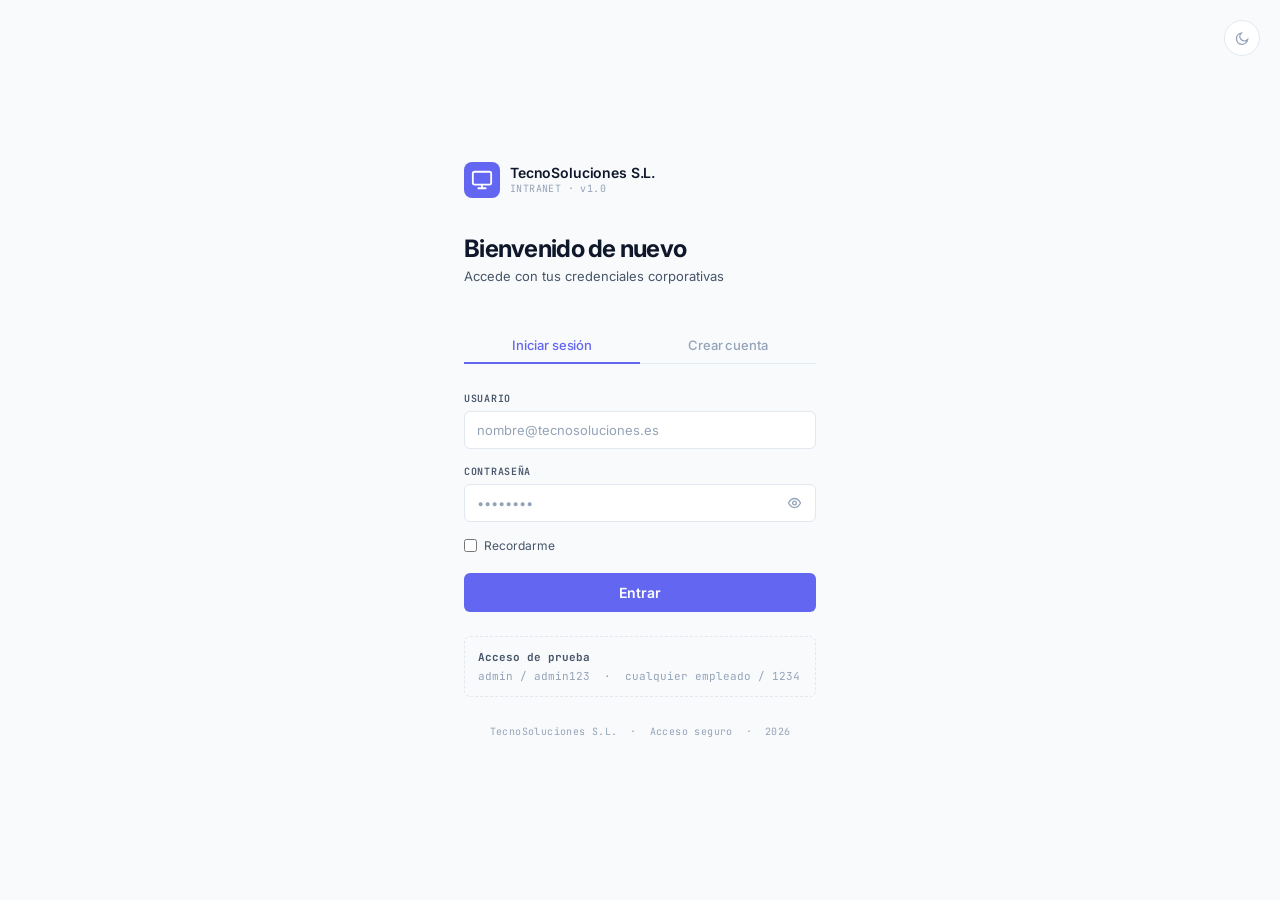
<file: index.html>
<!DOCTYPE html>
<html lang="es">
<head>
  <meta charset="UTF-8">
  <meta name="viewport" content="width=device-width, initial-scale=1.0">
  <title>Intranet — Inicio</title>
  <link rel="stylesheet" href="style.css">
  <style>
    .welcome-banner {
      background: linear-gradient(120deg, var(--primary) 0%, #2d3a6e 100%);
      border-radius: var(--radius-lg);
      padding: 28px 32px;
      color: #fff;
      margin-bottom: 24px;
      display: flex;
      align-items: center;
      justify-content: space-between;
      overflow: hidden;
      position: relative;
    }
    .welcome-banner::after {
      content: '';
      position: absolute;
      right: -40px; top: -40px;
      width: 220px; height: 220px;
      background: rgba(79,110,247,0.15);
      border-radius: 50%;
    }
    .welcome-banner::before {
      content: '';
      position: absolute;
      right: 60px; bottom: -60px;
      width: 160px; height: 160px;
      background: rgba(79,110,247,0.1);
      border-radius: 50%;
    }
    .welcome-text h2 { font-size: 20px; font-weight: 600; margin-bottom: 4px; }
    .welcome-text p  { font-size: 14px; color: rgba(255,255,255,0.65); }
    .welcome-date {
      font-family: 'DM Mono', monospace;
      font-size: 12px;
      color: rgba(255,255,255,0.45);
      text-align: right;
      position: relative; z-index: 1;
    }
    .welcome-date span {
      display: block;
      font-size: 22px;
      font-weight: 600;
      color: rgba(255,255,255,0.9);
      font-family: 'DM Sans', sans-serif;
    }

    .quick-access-grid {
      display: grid;
      grid-template-columns: repeat(4, 1fr);
      gap: 14px;
      margin-bottom: 24px;
    }
    .quick-card {
      background: var(--surface);
      border: 1px solid var(--border);
      border-radius: var(--radius-lg);
      padding: 20px;
      text-decoration: none;
      color: var(--text-1);
      transition: all 0.18s;
      display: flex;
      flex-direction: column;
      gap: 12px;
      box-shadow: var(--shadow);
    }
    .quick-card:hover {
      transform: translateY(-2px);
      box-shadow: var(--shadow-md);
      border-color: var(--accent);
    }
    .quick-card-label { font-size: 13px; font-weight: 500; color: var(--text-1); }
    .quick-card-sub   { font-size: 11px; color: var(--text-3); margin-top: 2px; }

    .two-col { display: grid; grid-template-columns: 1fr 380px; gap: 20px; align-items: start; }

    .news-item {
      display: flex;
      gap: 14px;
      padding: 14px 0;
      border-bottom: 1px solid var(--border);
    }
    .news-item:last-child { border-bottom: none; padding-bottom: 0; }
    .news-dot {
      width: 8px; height: 8px;
      border-radius: 50%;
      margin-top: 7px;
      flex-shrink: 0;
    }
    .news-title { font-size: 14px; font-weight: 500; margin-bottom: 3px; color: var(--text-1); }
    .news-meta  { font-size: 11px; color: var(--text-3); font-family: 'DM Mono', monospace; }

    .event-item {
      display: flex;
      align-items: center;
      gap: 14px;
      padding: 12px 0;
      border-bottom: 1px solid var(--border);
    }
    .event-item:last-child { border-bottom: none; }
    .event-date-box {
      width: 42px; height: 42px;
      background: var(--accent-light);
      border-radius: 10px;
      display: flex; flex-direction: column;
      align-items: center; justify-content: center;
      flex-shrink: 0;
    }
    .event-date-day  { font-size: 16px; font-weight: 600; color: var(--accent); line-height: 1; }
    .event-date-mon  { font-size: 9px; color: var(--accent); text-transform: uppercase; font-family: 'DM Mono', monospace; }
    .event-title { font-size: 13px; font-weight: 500; color: var(--text-1); }
    .event-time  { font-size: 11px; color: var(--text-3); font-family: 'DM Mono', monospace; }

    .service-status {
      display: flex;
      align-items: center;
      justify-content: space-between;
      padding: 10px 0;
      border-bottom: 1px solid var(--border);
    }
    .service-status:last-child { border-bottom: none; }
    .status-dot {
      width: 8px; height: 8px; border-radius: 50%;
      display: inline-block; margin-right: 6px;
    }
    .dot-green  { background: var(--success); }
    .dot-yellow { background: var(--warning); }
    .dot-red    { background: var(--danger); }
  </style>
</head>
<body>
<script src="nav.js"></script>

<div class="main">
  <header class="topbar">
    <span class="page-title">Inicio</span>
    <div class="topbar-search">
      <svg width="14" height="14" viewBox="0 0 20 20" fill="none" stroke="#9298ad" stroke-width="1.8"><circle cx="9" cy="9" r="6"/><path d="M15 15l-3.5-3.5" stroke-linecap="round"/></svg>
      <input type="text" placeholder="Buscar en la intranet...">
    </div>
    <div class="topbar-icon-btn">
      <svg width="16" height="16" viewBox="0 0 20 20" fill="none" stroke="currentColor" stroke-width="1.7"><path d="M10 2a6 6 0 016 6c0 3.5 1.5 5 1.5 5H2.5S4 11.5 4 8a6 6 0 016-6z"/><path d="M8.5 17a1.5 1.5 0 003 0"/></svg>
      <span class="notif-dot"></span>
    </div>
  </header>

  <div class="content">
    <!-- Welcome -->
    <div class="welcome-banner">
      <div class="welcome-text">
        <h2 id="welcome-msg">Bienvenido 👋</h2>
        <p>Bienvenido a la intranet corporativa de TecnoSoluciones S.L. .</p>
      </div>
      <div class="welcome-date" id="date-display">
        <span id="day-num"></span>
        <span id="month-year"></span>
      </div>
    </div>

    <!-- Stats -->
    <div class="grid-4 mb-24">
      <div class="stat-card">
        <div class="stat-label">Empleados</div>
        <div class="stat-value">40</div>
        <div class="stat-meta">4 departamentos</div>
      </div>
      <div class="stat-card">
        <div class="stat-label">Tickets abiertos</div>
        <div class="stat-value">7</div>
        <div class="stat-meta"><span style="color:var(--warning)">●</span> 2 urgentes</div>
      </div>
      <div class="stat-card">
        <div class="stat-label">Docs publicados</div>
        <div class="stat-value">24</div>
        <div class="stat-meta">+3 este mes</div>
      </div>
      <div class="stat-card">
        <div class="stat-label">Uptime servicios</div>
        <div class="stat-value">99<span style="font-size:16px;color:var(--text-3)">%</span></div>
        <div class="stat-meta"><span style="color:var(--success)">●</span> Todos operativos</div>
      </div>
    </div>

    <!-- Quick access -->
    <div class="mb-8"><span class="text-xs text-faint">ACCESO RÁPIDO</span></div>
    <div class="quick-access-grid mb-24">
      <a class="quick-card" href="noticias.html">
        <div class="icon-box icon-box-blue">
          <svg width="18" height="18" viewBox="0 0 20 20" fill="none" stroke="#4f6ef7" stroke-width="1.7"><rect x="3" y="3" width="14" height="14" rx="2"/><path d="M7 7h6M7 10h6M7 13h4"/></svg>
        </div>
        <div><div class="quick-card-label">Noticias</div><div class="quick-card-sub">3 nuevas hoy</div></div>
      </a>
      <a class="quick-card" href="directorio.html">
        <div class="icon-box icon-box-green">
          <svg width="18" height="18" viewBox="0 0 20 20" fill="none" stroke="#15803d" stroke-width="1.7"><circle cx="10" cy="8" r="3"/><path d="M4 17c0-3.3 2.7-6 6-6s6 2.7 6 6"/></svg>
        </div>
        <div><div class="quick-card-label">Directorio</div><div class="quick-card-sub">40 empleados</div></div>
      </a>
      <a class="quick-card" href="documentos.html">
        <div class="icon-box icon-box-yellow">
          <svg width="18" height="18" viewBox="0 0 20 20" fill="none" stroke="#92400e" stroke-width="1.7"><path d="M5 2h7l4 4v12a1 1 0 01-1 1H5a1 1 0 01-1-1V3a1 1 0 011-1z"/><path d="M12 2v4h4M7 9h6M7 12h6"/></svg>
        </div>
        <div><div class="quick-card-label">Documentos</div><div class="quick-card-sub">Políticas y manuales</div></div>
      </a>
      <a class="quick-card" href="servicios-it.html">
        <div class="icon-box icon-box-teal">
          <svg width="18" height="18" viewBox="0 0 20 20" fill="none" stroke="#0e7490" stroke-width="1.7"><rect x="2" y="3" width="16" height="11" rx="2"/><path d="M7 18h6M10 14v4"/></svg>
        </div>
        <div><div class="quick-card-label">Servicios IT</div><div class="quick-card-sub">Tickets y soporte</div></div>
      </a>
    </div>

    
    <div class="two-col">
   
      <div class="card">
        <div class="card-header">
          <span class="card-title">Últimas noticias</span>
          <a href="noticias.html" class="btn btn-ghost btn-sm">Ver todas →</a>
        </div>
        <div class="card-body">
          <div class="news-item">
            <span class="news-dot" style="background:var(--danger)"></span>
            <div>
              <div class="news-title">Mantenimiento programado del servidor principal</div>
              <div class="news-meta">HOY · Sistemas · Urgente</div>
            </div>
          </div>
          <div class="news-item">
            <span class="news-dot" style="background:var(--accent)"></span>
            <div>
              <div class="news-title">Nueva política de contraseñas a partir del 1 de abril</div>
              <div class="news-meta">HOY · Seguridad</div>
            </div>
          </div>
          <div class="news-item">
            <span class="news-dot" style="background:var(--success)"></span>
            <div>
              <div class="news-title">Resultados del trimestre: superamos los objetivos de ventas</div>
              <div class="news-meta">AYER · Dirección</div>
            </div>
          </div>
          <div class="news-item">
            <span class="news-dot" style="background:var(--text-3)"></span>
            <div>
              <div class="news-title">Formación en ciberseguridad disponible en el portal</div>
              <div class="news-meta">28 MAR · RR.HH.</div>
            </div>
          </div>
        </div>
      </div>

      <!-- Right column -->
      <div style="display:flex;flex-direction:column;gap:20px;">
        <!-- Events -->
        <div class="card">
          <div class="card-header"><span class="card-title">Próximos eventos</span></div>
          <div class="card-body">
            <div class="event-item">
              <div class="event-date-box"><div class="event-date-day">2</div><div class="event-date-mon">ABR</div></div>
              <div><div class="event-title">Reunión general de empresa</div><div class="event-time">10:00 · Sala A</div></div>
            </div>
            <div class="event-item">
              <div class="event-date-box"><div class="event-date-day">7</div><div class="event-date-mon">ABR</div></div>
              <div><div class="event-title">Revisión infraestructura red</div><div class="event-time">09:30 · Sala Servidores</div></div>
            </div>
            <div class="event-item">
              <div class="event-date-box"><div class="event-date-day">14</div><div class="event-date-mon">ABR</div></div>
              <div><div class="event-title">Formación en Office 365</div><div class="event-time">16:00 · Sala B</div></div>
            </div>
          </div>
        </div>

        <!-- Service status -->
        <div class="card">
          <div class="card-header"><span class="card-title">Estado de servicios</span></div>
          <div class="card-body">
            <div class="service-status"><span class="text-sm"><span class="status-dot dot-green"></span>Servidor web</span><span class="badge badge-green">Operativo</span></div>
            <div class="service-status"><span class="text-sm"><span class="status-dot dot-green"></span>DNS</span><span class="badge badge-green">Operativo</span></div>
            <div class="service-status"><span class="text-sm"><span class="status-dot dot-green"></span>DHCP</span><span class="badge badge-green">Operativo</span></div>
            <div class="service-status"><span class="text-sm"><span class="status-dot dot-yellow"></span>FTP / SFTP</span><span class="badge badge-yellow">Mantenimiento</span></div>
            <div class="service-status"><span class="text-sm"><span class="status-dot dot-green"></span>Dominio AD</span><span class="badge badge-green">Operativo</span></div>
          </div>
        </div>
      </div>
    </div>
  </div>
</div>

<script>
  // Saludo dinámico
  const userName = sessionStorage.getItem('userName') || 'Usuario';
  const hour = new Date().getHours();
  const greeting = hour < 12 ? 'Buenos días' : hour < 20 ? 'Buenas tardes' : 'Buenas noches';
  document.getElementById('welcome-msg').textContent = greeting + ', ' + userName + ' 👋';

  // Fecha (esto ya lo tenías)
  const now = new Date();
  const days = ['Domingo','Lunes','Martes','Miércoles','Jueves','Viernes','Sábado'];
  const months = ['enero','febrero','marzo','abril','mayo','junio','julio','agosto','septiembre','octubre','noviembre','diciembre'];
  document.getElementById('day-num').textContent = now.getDate();
  document.getElementById('month-year').textContent = months[now.getMonth()] + ' · ' + days[now.getDay()];
</script>
</body>
</html>
</file>
<file: style.css>
@import url('https://fonts.googleapis.com/css2?family=Inter:wght@300;400;500;600;700&family=JetBrains+Mono:wght@400;500&display=swap');

/* ── LIGHT MODE ── */
:root {
  --primary:      #0a0f1e;
  --accent:       #6366f1;
  --accent-light: #eef2ff;
  --accent-dark:  #4f46e5;
  --surface:      #ffffff;
  --surface-2:    #f8fafc;
  --surface-3:    #f1f5f9;
  --border:       #e2e8f0;
  --border-2:     #cbd5e1;
  --text-1:       #0f172a;
  --text-2:       #475569;
  --text-3:       #94a3b8;
  --success:      #10b981;
  --warning:      #f59e0b;
  --danger:       #ef4444;
  --info:         #06b6d4;
  --sidebar-w:    248px;
  --topbar-h:     58px;
  --radius:       8px;
  --radius-lg:    12px;
  --shadow:       0 1px 2px rgba(15,23,42,0.04), 0 2px 8px rgba(15,23,42,0.06);
  --shadow-md:    0 4px 12px rgba(15,23,42,0.08), 0 1px 3px rgba(15,23,42,0.06);
}

/* ── DARK MODE (Tonos grises puros / sin azul) ── */
[data-theme="dark"] {
  /* Fondos: Cambiados de azules oscuros a negros y grises neutros */
  --primary:      #000000; /* Antes: #060912 */
  --surface:      #121212; /* Antes: #0f1623 */
  --surface-2:    #181818; /* Antes: #0a0f1a */
  --surface-3:    #282828; /* Antes: #131d2e */
  
  /* Bordes: Grises neutros */
  --border:       #333333; /* Antes: #1e293b */
  --border-2:     #444444; /* Antes: #273348 */
  
  /* Textos: Grises claros neutros */
  --text-1:       #f3f4f6; /* Antes: #e2e8f0 */
  --text-2:       #9ca3af; /* Antes: #64748b */
  --text-3:       #6b7280; /* Antes: #334155 */
  
  /* * OPCIONAL: Si también quieres cambiar el color "Azul/Indigo" de los botones 
   * solo en el modo oscuro, descomenta estas líneas y pon el color que quieras:
   */
  /* --accent:       #3b82f6; */
  /* --accent-dark:  #2563eb; */

  --accent-light: #1e1b4b;
  --shadow:       0 1px 2px rgba(0,0,0,0.3), 0 2px 8px rgba(0,0,0,0.2);
  --shadow-md:    0 4px 12px rgba(0,0,0,0.35), 0 1px 3px rgba(0,0,0,0.25);
}
*, *::before, *::after {
  box-sizing: border-box; margin: 0; padding: 0;
  transition: background-color .2s ease, border-color .2s ease, color .15s ease;
}

body {
  font-family: 'Inter', sans-serif;
  background: var(--surface-2);
  color: var(--text-1);
  min-height: 100vh;
  display: flex;
  font-size: 14px;
  line-height: 1.6;
  -webkit-font-smoothing: antialiased;
}

/* ── SIDEBAR ── */
.sidebar {
  width: var(--sidebar-w);
  background: var(--primary);
  min-height: 100vh;
  position: fixed;
  left: 0; top: 0;
  display: flex;
  flex-direction: column;
  z-index: 100;
  border-right: 1px solid rgba(255,255,255,0.04);
}

.sidebar-logo {
  padding: 18px 20px;
  border-bottom: 1px solid rgba(255,255,255,0.06);
  display: flex;
  align-items: center;
  gap: 10px;
  text-decoration: none;
}

.logo-icon {
  width: 32px; height: 32px;
  background: var(--accent);
  border-radius: 7px;
  display: flex; align-items: center; justify-content: center;
  font-weight: 700; font-size: 13px; color: #fff;
  flex-shrink: 0;
  letter-spacing: -0.03em;
}

.logo-text { display: flex; flex-direction: column; }
.logo-name { font-size: 13px; font-weight: 600; color: #fff; line-height: 1.2; letter-spacing: -0.01em; }
.logo-sub  { font-size: 10px; color: rgba(255,255,255,0.3); font-family: 'JetBrains Mono', monospace; letter-spacing: 0.05em; margin-top: 1px; }

.sidebar-nav {
  flex: 1;
  padding: 12px 10px;
  display: flex;
  flex-direction: column;
  gap: 1px;
}

.nav-section-label {
  font-size: 9px;
  font-weight: 600;
  color: rgba(255,255,255,0.2);
  letter-spacing: 0.12em;
  text-transform: uppercase;
  padding: 12px 10px 5px;
  font-family: 'JetBrains Mono', monospace;
}

.nav-link {
  display: flex;
  align-items: center;
  gap: 9px;
  padding: 8px 10px;
  border-radius: 6px;
  color: rgba(255,255,255,0.45);
  text-decoration: none;
  font-size: 13px;
  font-weight: 450;
  transition: all .15s;
  position: relative;
  letter-spacing: -0.01em;
}

.nav-link:hover {
  background: rgba(255,255,255,0.06);
  color: rgba(255,255,255,0.85);
}

.nav-link.active {
  background: rgba(99,102,241,0.15);
  color: #fff;
  font-weight: 500;
}

.nav-link.active::before {
  content: '';
  position: absolute;
  left: 0; top: 50%;
  transform: translateY(-50%);
  width: 2px; height: 16px;
  background: var(--accent);
  border-radius: 0 2px 2px 0;
}

.nav-icon { width: 16px; height: 16px; opacity: 0.75; flex-shrink: 0; }

.nav-badge {
  margin-left: auto;
  background: var(--accent);
  color: #fff;
  font-size: 10px;
  font-weight: 600;
  padding: 1px 6px;
  border-radius: 20px;
  font-family: 'JetBrains Mono', monospace;
}

.sidebar-footer {
  padding: 12px 10px;
  border-top: 1px solid rgba(255,255,255,0.06);
}

.user-card {
  display: flex;
  align-items: center;
  gap: 9px;
  padding: 8px;
  border-radius: 6px;
  cursor: pointer;
  transition: background .15s;
}
.user-card:hover { background: rgba(255,255,255,0.06); }

.avatar {
  width: 30px; height: 30px;
  background: var(--accent);
  border-radius: 6px;
  display: flex; align-items: center; justify-content: center;
  font-size: 11px; font-weight: 600; color: #fff;
  flex-shrink: 0;
}

.user-info { flex: 1; }
.user-name { font-size: 12px; font-weight: 500; color: #fff; line-height: 1.2; letter-spacing: -0.01em; }
.user-role { font-size: 10px; color: rgba(255,255,255,0.3); font-family: 'JetBrains Mono', monospace; }

/* ── MAIN ── */
.main {
  margin-left: var(--sidebar-w);
  flex: 1;
  display: flex;
  flex-direction: column;
  min-height: 100vh;
}

/* ── TOPBAR ── */
.topbar {
  height: var(--topbar-h);
  background: var(--surface);
  border-bottom: 1px solid var(--border);
  display: flex;
  align-items: center;
  padding: 0 24px;
  gap: 12px;
  position: sticky;
  top: 0;
  z-index: 50;
}

.page-title {
  font-size: 14px;
  font-weight: 600;
  color: var(--text-1);
  flex: 1;
  letter-spacing: -0.01em;
}

.topbar-search {
  display: flex;
  align-items: center;
  gap: 7px;
  background: var(--surface-2);
  border: 1px solid var(--border);
  border-radius: 6px;
  padding: 6px 12px;
  width: 220px;
  transition: border-color .15s;
}
.topbar-search:focus-within { border-color: var(--accent); background: var(--surface); }
.topbar-search input {
  border: none; background: transparent;
  font-family: 'Inter', sans-serif;
  font-size: 13px; color: var(--text-1);
  outline: none; width: 100%;
}
.topbar-search input::placeholder { color: var(--text-3); }

.topbar-icon-btn {
  width: 34px; height: 34px;
  background: var(--surface-2);
  border: 1px solid var(--border);
  border-radius: 6px;
  display: flex; align-items: center; justify-content: center;
  cursor: pointer; transition: all .15s;
  position: relative;
}
.topbar-icon-btn:hover { background: var(--surface-3); border-color: var(--accent); }

.notif-dot {
  width: 6px; height: 6px;
  background: var(--danger);
  border-radius: 50%;
  position: absolute;
  top: 5px; right: 5px;
  border: 1px solid var(--surface);
}

/* ── CONTENT ── */
.content { padding: 24px; flex: 1; }

/* ── CARDS ── */
.card {
  background: var(--surface);
  border: 1px solid var(--border);
  border-radius: var(--radius-lg);
  box-shadow: var(--shadow);
}

.card-header {
  padding: 16px 20px 14px;
  border-bottom: 1px solid var(--border);
  display: flex;
  align-items: center;
  justify-content: space-between;
}

.card-title { font-size: 13px; font-weight: 600; color: var(--text-1); letter-spacing: -0.01em; }
.card-body  { padding: 16px 20px; }

/* ── GRIDS ── */
.grid-2 { display: grid; grid-template-columns: 1fr 1fr; gap: 16px; }
.grid-3 { display: grid; grid-template-columns: 1fr 1fr 1fr; gap: 16px; }
.grid-4 { display: grid; grid-template-columns: repeat(4,1fr); gap: 16px; }

/* ── BADGES ── */
.badge {
  display: inline-flex;
  align-items: center;
  gap: 4px;
  padding: 2px 8px;
  border-radius: 4px;
  font-size: 11px;
  font-weight: 500;
  font-family: 'JetBrains Mono', monospace;
  letter-spacing: 0.01em;
}
.badge-blue   { background: #eef2ff; color: #4338ca; }
.badge-green  { background: #ecfdf5; color: #059669; }
.badge-yellow { background: #fffbeb; color: #b45309; }
.badge-red    { background: #fef2f2; color: #dc2626; }
.badge-gray   { background: var(--surface-3); color: var(--text-2); }
.badge-teal   { background: #ecfeff; color: #0891b2; }

/* ── BUTTONS ── */
.btn {
  display: inline-flex;
  align-items: center;
  gap: 5px;
  padding: 7px 14px;
  border-radius: 6px;
  font-family: 'Inter', sans-serif;
  font-size: 12px;
  font-weight: 500;
  cursor: pointer;
  border: none;
  transition: all .15s;
  text-decoration: none;
  letter-spacing: -0.01em;
}
.btn-primary { background: var(--accent); color: #fff; }
.btn-primary:hover { background: var(--accent-dark); }
.btn-ghost { background: transparent; color: var(--text-2); border: 1px solid var(--border); }
.btn-ghost:hover { background: var(--surface-3); color: var(--text-1); }
.btn-sm { padding: 5px 10px; font-size: 11px; }

/* ── SEPARATOR ── */
.sep { height: 1px; background: var(--border); margin: 16px 0; }

/* ── UTILITIES ── */
.flex        { display: flex; }
.flex-center { display: flex; align-items: center; }
.gap-8  { gap: 8px; }
.gap-12 { gap: 12px; }
.gap-16 { gap: 16px; }
.mb-4   { margin-bottom: 4px; }
.mb-8   { margin-bottom: 8px; }
.mb-16  { margin-bottom: 16px; }
.mb-20  { margin-bottom: 20px; }
.mb-24  { margin-bottom: 24px; }
.mt-4   { margin-top: 4px; }
.mt-16  { margin-top: 16px; }
.text-sm   { font-size: 13px; }
.text-xs   { font-size: 11px; font-family: 'JetBrains Mono', monospace; }
.text-muted { color: var(--text-2); }
.text-faint { color: var(--text-3); }
.font-500   { font-weight: 500; }
.font-600   { font-weight: 600; }

/* ── PAGE HEADER ── */
.page-header { margin-bottom: 20px; }
.page-header h1 { font-size: 20px; font-weight: 700; color: var(--text-1); margin-bottom: 3px; letter-spacing: -0.03em; }
.page-header p  { color: var(--text-2); font-size: 13px; }

/* ── TABLE ── */
.table-wrap { overflow-x: auto; }
table { width: 100%; border-collapse: collapse; }
th {
  text-align: left;
  font-size: 10px;
  font-weight: 600;
  color: var(--text-3);
  text-transform: uppercase;
  letter-spacing: 0.08em;
  padding: 9px 14px;
  background: var(--surface-2);
  border-bottom: 1px solid var(--border);
  font-family: 'JetBrains Mono', monospace;
}
td { padding: 12px 14px; border-bottom: 1px solid var(--border); font-size: 13px; }
tr:last-child td { border-bottom: none; }
tr:hover td { background: var(--surface-2); }

/* ── INPUTS ── */
.form-group  { margin-bottom: 14px; }
.form-label  { display: block; font-size: 11px; font-weight: 600; color: var(--text-2); margin-bottom: 5px; text-transform: uppercase; letter-spacing: 0.05em; }
.form-input  {
  width: 100%;
  padding: 8px 12px;
  border: 1px solid var(--border);
  border-radius: 6px;
  font-family: 'Inter', sans-serif;
  font-size: 13px;
  color: var(--text-1);
  background: var(--surface);
  outline: none;
  transition: border-color .15s, box-shadow .15s;
}
.form-input:focus { border-color: var(--accent); box-shadow: 0 0 0 3px rgba(99,102,241,0.1); }

/* ── STAT CARD ── */
.stat-card {
  background: var(--surface);
  border: 1px solid var(--border);
  border-radius: var(--radius-lg);
  padding: 18px 20px;
  box-shadow: var(--shadow);
}
.stat-label { font-size: 10px; color: var(--text-3); font-weight: 600; text-transform: uppercase; letter-spacing: 0.08em; margin-bottom: 8px; font-family: 'JetBrains Mono', monospace; }
.stat-value { font-size: 26px; font-weight: 700; color: var(--text-1); line-height: 1; margin-bottom: 4px; letter-spacing: -0.03em; }
.stat-meta  { font-size: 12px; color: var(--text-2); }

/* ── TAG ── */
.tag { display: inline-block; padding: 1px 6px; background: var(--surface-3); border-radius: 3px; font-size: 10px; color: var(--text-2); font-family: 'JetBrains Mono', monospace; }

/* ── ICON BOX ── */
.icon-box { width: 36px; height: 36px; border-radius: 8px; display: flex; align-items: center; justify-content: center; flex-shrink: 0; }
.icon-box-blue   { background: #eef2ff; }
.icon-box-green  { background: #ecfdf5; }
.icon-box-yellow { background: #fffbeb; }
.icon-box-red    { background: #fef2f2; }
.icon-box-teal   { background: #ecfeff; }
</file>
